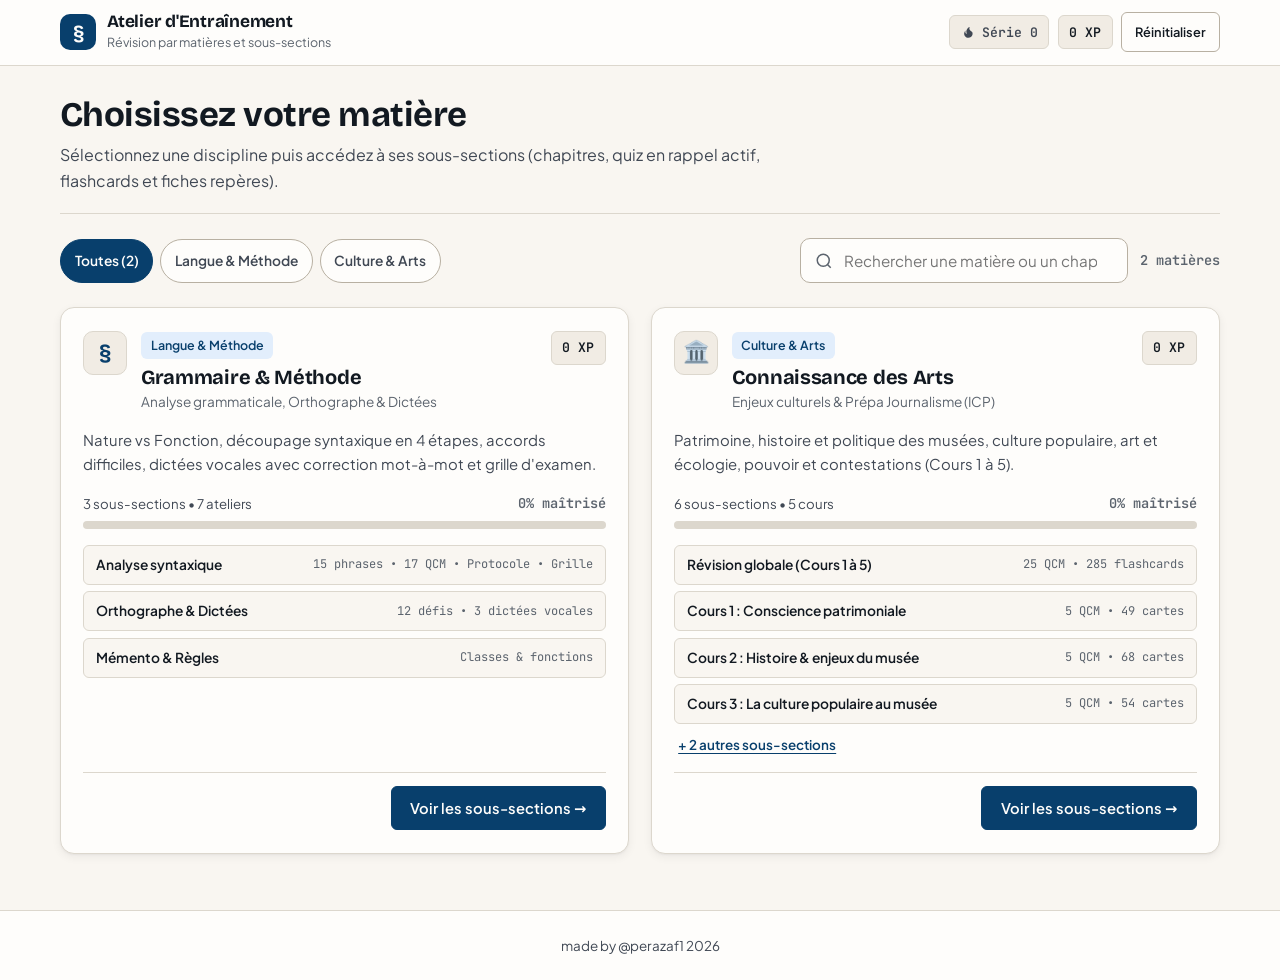
<file: index.html>
<!DOCTYPE html>
<html lang="fr">
<head>
  <meta charset="UTF-8">
  <meta name="viewport" content="width=device-width, initial-scale=1.0">
  <title>Atelier d'Entraînement : Matières &amp; Active Recall</title>
  <meta name="description" content="Plateforme interactive d'entraînement par matières et sous-sections : quiz active recall, flashcards, fiches repères, analyse grammaticale et dictées.">
  <link rel="icon" href="data:image/svg+xml,<svg xmlns=%22http://www.w3.org/2000/svg%22 viewBox=%220 0 100 100%22><text y=%22.9em%22 font-size=%2290%22>§</text></svg>">
  <link rel="preload" href="assets/fonts/bricolage-grotesque-600-latin.woff2" as="font" type="font/woff2" crossorigin>
  <link rel="preload" href="assets/fonts/plus-jakarta-sans-400-latin.woff2" as="font" type="font/woff2" crossorigin>
  <link rel="stylesheet" href="css/tokens.css">
  <link rel="stylesheet" href="css/base.css">
  <link rel="stylesheet" href="css/layout.css">
  <link rel="stylesheet" href="css/components.css">
</head>
<body>

  <header class="site-header">
    <div class="header-container">
      <a href="index.html" class="brand" aria-label="Accueil de la plateforme">
        <span class="brand-icon" aria-hidden="true">§</span>
        <span class="brand-text">
          <h1>Atelier d'Entraînement</h1>
          <p>Révision par matières et sous-sections</p>
        </span>
      </a>

      <div class="header-stats">
        <div id="stat-streak-chip" class="stat-chip streak" title="Série de bonnes réponses consécutives">
          <svg viewBox="0 0 24 24" aria-hidden="true"><path d="M17.66 11.2C17.43 10.9 17.15 10.64 16.89 10.38C16.22 9.78 15.46 9.35 14.82 8.72C13.33 7.26 13 4.85 13.95 3C13 3.23 12.17 3.75 11.46 4.32C8.87 6.4 7.85 10.07 9.07 13.22C9.11 13.32 9.15 13.42 9.15 13.55C9.15 13.77 9 13.97 8.8 14.05C8.57 14.15 8.33 14.09 8.14 13.93C8.08 13.88 8.04 13.83 8 13.76C6.87 12.33 6.69 10.28 7.45 8.64C5.78 10 4.87 12.3 5.03 14.47C5.21 16.78 6.64 18.89 8.77 19.85C11.08 20.9 13.91 20.62 15.93 19.14C18.14 17.5 19.09 14.61 18.31 11.96C18.15 11.66 17.93 11.41 17.66 11.2Z"/></svg>
          <span>Série <strong id="stat-streak">0</strong></span>
        </div>
        <div class="stat-chip" title="Score total accumulé">
          <span id="stat-score-total">0 XP</span>
        </div>
        <button type="button" id="reset-all-stats" class="btn-secondary btn-compact" title="Remettre les compteurs à zéro">
          Réinitialiser
        </button>
      </div>
    </div>
  </header>

  <main class="main-content">
    <section class="catalog-hero">
      <h2>Choisissez votre matière</h2>
      <p>
        Sélectionnez une discipline puis accédez à ses sous-sections (chapitres, quiz en rappel actif, flashcards et fiches repères).
      </p>
    </section>

    <section class="catalog-controls" aria-label="Filtrer les matières">
      <div id="catalog-filters" class="domain-pills"></div>
      <div class="catalog-search-row">
        <div class="search-bar-wrap">
          <svg class="search-icon" width="18" height="18" viewBox="0 0 24 24" fill="none" stroke="currentColor" stroke-width="2" aria-hidden="true">
            <circle cx="11" cy="11" r="8"></circle>
            <line x1="21" y1="21" x2="16.65" y2="16.65"></line>
          </svg>
          <input type="search" id="catalog-search" class="search-input" aria-label="Rechercher une matière ou une sous-section" placeholder="Rechercher une matière ou un chapitre...">
        </div>
        <span id="catalog-count" class="mono-counter"></span>
      </div>
    </section>

    <section id="subjects-grid" class="subjects-grid" aria-label="Liste des matières disponibles">
      <!-- Rendu dynamique par js/ui/catalog-page.js -->
    </section>
  </main>

  <footer class="site-footer">
    <div class="footer-container">
      <p>made by @perazaf1 2026</p>
    </div>
  </footer>

  <script src="js/core/catalog.js"></script>
  <script src="js/core/registry.js"></script>
  <script src="js/core/state.js"></script>
  <script src="js/ui/header.js"></script>
  <script src="js/ui/catalog-page.js"></script>
</body>
</html>
</file>
<file: css/tokens.css>
/* ==========================================================================
   Tokens de design & Polices locales (@font-face)
   Palette OKLCH sobre + signaux francs de gamification Active Recall
   ========================================================================== */

/* Polices auto-hébergées (.woff2 dans assets/fonts/) */
@font-face {
  font-family: "Bricolage Grotesque";
  font-style: normal;
  font-weight: 600 700;
  font-display: swap;
  src: url("../assets/fonts/bricolage-grotesque-600-latin-ext.woff2") format("woff2");
  unicode-range: U+0100-02BA, U+02BD-02C5, U+02C7-02CC, U+02CE-02D7, U+02DD-02FF, U+0304, U+0308, U+0329, U+1D00-1DBF, U+1E00-1E9F, U+1EF2-1EFF, U+2020, U+20A0-20AB, U+20AD-20C4, U+2113, U+2C60-2C7F, U+A720-A7FF;
}

@font-face {
  font-family: "Bricolage Grotesque";
  font-style: normal;
  font-weight: 600 700;
  font-display: swap;
  src: url("../assets/fonts/bricolage-grotesque-600-latin.woff2") format("woff2");
  unicode-range: U+0000-00FF, U+0131, U+0152-0153, U+02BB-02BC, U+02C6, U+02DA, U+02DC, U+0304, U+0308, U+0329, U+2000-206F, U+20AC, U+2122, U+2191, U+2193, U+2212, U+2215, U+FEFF, U+FFFD;
}

@font-face {
  font-family: "Plus Jakarta Sans";
  font-style: normal;
  font-weight: 400 700;
  font-display: swap;
  src: url("../assets/fonts/plus-jakarta-sans-400-latin-ext.woff2") format("woff2");
  unicode-range: U+0100-02BA, U+02BD-02C5, U+02C7-02CC, U+02CE-02D7, U+02DD-02FF, U+0304, U+0308, U+0329, U+1D00-1DBF, U+1E00-1E9F, U+1EF2-1EFF, U+2020, U+20A0-20AB, U+20AD-20C4, U+2113, U+2C60-2C7F, U+A720-A7FF;
}

@font-face {
  font-family: "Plus Jakarta Sans";
  font-style: normal;
  font-weight: 400 700;
  font-display: swap;
  src: url("../assets/fonts/plus-jakarta-sans-400-latin.woff2") format("woff2");
  unicode-range: U+0000-00FF, U+0131, U+0152-0153, U+02BB-02BC, U+02C6, U+02DA, U+02DC, U+0304, U+0308, U+0329, U+2000-206F, U+20AC, U+2122, U+2191, U+2193, U+2212, U+2215, U+FEFF, U+FFFD;
}

@font-face {
  font-family: "JetBrains Mono";
  font-style: normal;
  font-weight: 400 600;
  font-display: swap;
  src: url("../assets/fonts/jetbrains-mono-400-latin-ext.woff2") format("woff2");
  unicode-range: U+0100-02BA, U+02BD-02C5, U+02C7-02CC, U+02CE-02D7, U+02DD-02FF, U+0304, U+0308, U+0329, U+1D00-1DBF, U+1E00-1E9F, U+1EF2-1EFF, U+2020, U+20A0-20AB, U+20AD-20C4, U+2113, U+2C60-2C7F, U+A720-A7FF;
}

@font-face {
  font-family: "JetBrains Mono";
  font-style: normal;
  font-weight: 400 600;
  font-display: swap;
  src: url("../assets/fonts/jetbrains-mono-400-latin.woff2") format("woff2");
  unicode-range: U+0000-00FF, U+0131, U+0152-0153, U+02BB-02BC, U+02C6, U+02DA, U+02DC, U+0304, U+0308, U+0329, U+2000-206F, U+20AC, U+2122, U+2191, U+2193, U+2212, U+2215, U+FEFF, U+FFFD;
}

:root {
  /* Surfaces papier & encre (neutres chauds sobres) */
  --bg-page: oklch(97.5% 0.008 85);
  --bg-surface: oklch(99.5% 0.003 85);
  --bg-surface-soft: oklch(94.5% 0.012 82);
  --bg-surface-hover: oklch(96.2% 0.010 82);

  --ink-primary: oklch(21% 0.020 255);
  --ink-secondary: oklch(40% 0.022 255);
  --ink-muted: oklch(50% 0.018 255);
  --ink-inverted: oklch(99.5% 0.003 85);

  --border-light: oklch(88% 0.014 82);
  --border-strong: oklch(76% 0.022 82);

  /* Accent structurel principal (sobre) */
  --accent-primary: oklch(36% 0.095 250);
  --accent-primary-hover: oklch(30% 0.095 250);
  --accent-primary-soft: oklch(94.5% 0.022 250);

  /* Couleurs de gamification & Active Recall (contrastes AA/AAA vérifiés) */
  --game-success: oklch(38% 0.125 152);
  --game-success-solid: oklch(43% 0.130 152);
  --game-success-bg: oklch(94% 0.040 152);
  --game-success-border: oklch(76% 0.090 152);

  --game-error: oklch(42% 0.165 24);
  --game-error-solid: oklch(46% 0.170 24);
  --game-error-bg: oklch(94.5% 0.035 24);
  --game-error-border: oklch(78% 0.105 24);

  --game-streak: oklch(41% 0.125 58);
  --game-streak-solid: oklch(58% 0.155 68);
  --game-streak-bg: oklch(94.5% 0.050 78);
  --game-streak-border: oklch(80% 0.105 74);

  --game-recall: oklch(40% 0.135 258);
  --game-recall-solid: oklch(44% 0.140 258);
  --game-recall-hover: oklch(38% 0.140 258);
  --game-recall-bg: oklch(94% 0.035 258);
  --game-recall-border: oklch(78% 0.090 258);

  --game-medium: oklch(41% 0.125 305);
  --game-medium-bg: oklch(94.5% 0.030 305);
  --game-medium-border: oklch(79% 0.085 305);

  /* Alias sémantiques de compatibilité (utilisés par les ateliers Grammaire) */
  --accent-navy: var(--accent-primary);
  --accent-navy-soft: var(--accent-primary-soft);
  --accent-burgundy: oklch(42% 0.135 12);
  --accent-burgundy-soft: oklch(94.5% 0.030 12);
  --state-success: var(--game-success);
  --state-success-bg: var(--game-success-bg);
  --state-error: var(--game-error);
  --state-error-bg: var(--game-error-bg);
  --state-warn: var(--game-streak);
  --state-warn-bg: var(--game-streak-bg);

  /* Familles typographiques */
  --font-display: "Bricolage Grotesque", system-ui, -apple-system, sans-serif;
  --font-sans: "Plus Jakarta Sans", system-ui, -apple-system, sans-serif;
  --font-mono: "JetBrains Mono", ui-monospace, SFMono-Regular, Menlo, Consolas, monospace;
  --font-serif: "Bricolage Grotesque", Georgia, serif;

  /* Géométrie & élévation */
  --radius-sm: 6px;
  --radius-md: 10px;
  --radius-lg: 14px;
  --shadow-subtle: 0 1px 2px oklch(21% 0.020 255 / 0.05);
  --shadow-card: 0 3px 10px oklch(21% 0.020 255 / 0.06), 0 1px 2px oklch(21% 0.020 255 / 0.04);
  --max-width: 1200px;
}
</file>
<file: css/base.css>
/* ==========================================================================
   Base, typographie, boutons génériques et règles d'impression
   ========================================================================== */

*, *::before, *::after {
  box-sizing: border-box;
  margin: 0;
  padding: 0;
}

[hidden] {
  display: none !important;
}

html {
  font-size: 16px;
  scroll-behavior: smooth;
  background-color: var(--bg-page);
  color: var(--ink-primary);
}

body {
  font-family: var(--font-sans);
  background-color: var(--bg-page);
  color: var(--ink-primary);
  line-height: 1.6;
  min-height: 100vh;
  display: flex;
  flex-direction: column;
  -webkit-font-smoothing: antialiased;
}

h1, h2, h3, h4 {
  font-family: var(--font-display);
  font-weight: 700;
  color: var(--ink-primary);
  line-height: 1.2;
  letter-spacing: -0.015em;
}

h1 { font-size: clamp(1.7rem, 3.5vw, 2.35rem); }
h2 { font-size: clamp(1.3rem, 2.6vw, 1.75rem); margin-bottom: 0.5rem; }
h3 { font-size: 1.18rem; margin-bottom: 0.4rem; }

p {
  color: var(--ink-secondary);
}

a {
  color: var(--accent-primary);
  text-decoration-thickness: 1px;
  text-underline-offset: 3px;
}

a:hover {
  color: var(--accent-primary-hover);
}

code {
  font-family: var(--font-mono);
  font-size: 0.85em;
  background-color: var(--bg-surface-soft);
  border: 1px solid var(--border-light);
  border-radius: 4px;
  padding: 0.05rem 0.35rem;
}

button {
  font-family: inherit;
  font-size: 0.94rem;
  cursor: pointer;
  border: none;
  background: none;
  color: inherit;
  transition: background-color 0.14s ease, border-color 0.14s ease, color 0.14s ease, transform 0.1s ease;
}

button:focus-visible,
a:focus-visible,
input:focus-visible,
select:focus-visible,
textarea:focus-visible {
  outline: 2px solid var(--accent-primary);
  outline-offset: 2px;
}

/* Boutons standards & gamifiés */
.btn-primary,
.btn-secondary,
.btn-game-primary {
  display: inline-flex;
  align-items: center;
  justify-content: center;
  gap: 0.45rem;
  min-height: 44px;
  padding: 0.68rem 1.15rem;
  font-weight: 600;
  font-size: 0.92rem;
  border-radius: var(--radius-sm);
  text-decoration: none;
  line-height: 1.2;
}

.btn-primary {
  background-color: var(--accent-primary);
  color: var(--ink-inverted);
  border: 1px solid var(--accent-primary);
}

.btn-primary:hover:not(:disabled) {
  background-color: var(--accent-primary-hover);
  color: var(--ink-inverted);
}

.btn-game-primary {
  background-color: var(--game-recall-solid);
  color: var(--ink-inverted);
  border: 1px solid var(--game-recall-solid);
}

.btn-game-primary:hover:not(:disabled) {
  background-color: var(--game-recall-hover);
  color: var(--ink-inverted);
}

.btn-secondary {
  background-color: var(--bg-surface);
  border: 1px solid var(--border-strong);
  color: var(--ink-primary);
}

.btn-secondary:hover:not(:disabled) {
  background-color: var(--bg-surface-soft);
  border-color: var(--accent-primary);
}

.btn-secondary.active,
.btn-toggle.active {
  background-color: var(--accent-primary-soft);
  border-color: var(--accent-primary);
  color: var(--accent-primary);
}

.btn-primary:disabled,
.btn-secondary:disabled,
.btn-game-primary:disabled {
  opacity: 0.45;
  cursor: not-allowed;
}

.btn-compact {
  min-height: 40px;
  padding: 0.45rem 0.8rem;
  font-size: 0.8rem;
}

@media (max-width: 640px) {
  .btn-compact {
    min-height: 44px;
  }
}

.badge-tag {
  display: inline-flex;
  align-items: center;
  font-size: 0.78rem;
  font-weight: 600;
  padding: 0.22rem 0.6rem;
  border-radius: var(--radius-sm);
  background-color: var(--accent-primary-soft);
  color: var(--accent-primary);
}

.mono-counter {
  font-family: var(--font-mono);
  font-variant-numeric: tabular-nums;
  font-size: 0.85rem;
  font-weight: 600;
  color: var(--ink-muted);
}

.progress-indicator {
  font-family: var(--font-mono);
  font-variant-numeric: tabular-nums;
  font-size: 0.85rem;
  font-weight: 600;
  color: var(--ink-muted);
}

@media (prefers-reduced-motion: reduce) {
  *, *::before, *::after {
    animation-duration: 0.01ms !important;
    animation-iteration-count: 1 !important;
    transition-duration: 0.01ms !important;
    scroll-behavior: auto !important;
  }
}

@media print {
  .site-header,
  .subsections-rail-wrap,
  .nav-tabs-wrapper,
  .subject-banner,
  .filter-toolbar,
  .action-toolbar,
  .site-footer,
  .stepper-nav,
  .grid-builder-tools,
  .kbd-hint {
    display: none !important;
  }
  body,
  .main-content,
  .workspace-shell {
    background: #fff !important;
    padding: 0 !important;
    margin: 0 !important;
    display: block !important;
  }
  .exam-table-container,
  .exam-table {
    box-shadow: none !important;
    border-color: #000 !important;
  }
  .exam-table th {
    background-color: #eee !important;
    color: #000 !important;
  }
}
</file>
<file: css/layout.css>
/* ==========================================================================
   Layout : En-tête, Menu des matières (index), Espace matière & Sous-sections
   ========================================================================== */

/* En-tête global */
.site-header {
  background-color: var(--bg-surface);
  border-bottom: 1px solid var(--border-light);
  position: sticky;
  top: 0;
  z-index: 100;
}

.header-container {
  max-width: var(--max-width);
  margin: 0 auto;
  padding: 0.75rem 1.25rem;
  display: flex;
  align-items: center;
  justify-content: space-between;
  flex-wrap: wrap;
  gap: 0.85rem;
}

.brand {
  display: inline-flex;
  align-items: center;
  gap: 0.7rem;
  text-decoration: none;
  color: var(--ink-primary);
}

.brand-icon {
  width: 36px;
  height: 36px;
  background-color: var(--accent-primary);
  color: var(--ink-inverted);
  border-radius: var(--radius-md);
  display: inline-flex;
  align-items: center;
  justify-content: center;
  font-family: var(--font-display);
  font-weight: 700;
  font-size: 1.25rem;
  flex-shrink: 0;
}

.brand-text h1 {
  font-size: 1.08rem;
  margin: 0;
  color: var(--ink-primary);
}

.brand-text p {
  font-size: 0.78rem;
  color: var(--ink-muted);
  margin: 0;
}

.header-stats {
  display: flex;
  align-items: center;
  flex-wrap: wrap;
  gap: 0.55rem;
}

.stat-chip {
  display: inline-flex;
  align-items: center;
  gap: 0.38rem;
  background-color: var(--bg-surface-soft);
  border: 1px solid var(--border-light);
  padding: 0.34rem 0.65rem;
  border-radius: var(--radius-sm);
  color: var(--ink-primary);
  font-family: var(--font-mono);
  font-variant-numeric: tabular-nums;
  font-size: 0.82rem;
  font-weight: 600;
}

.stat-chip.streak {
  background-color: var(--bg-surface-soft);
  color: var(--ink-secondary);
}

.stat-chip.streak.is-hot {
  background-color: var(--game-streak-bg);
  color: var(--game-streak);
  border-color: var(--game-streak-border);
}

.stat-chip svg {
  width: 15px;
  height: 15px;
  fill: currentColor;
}

/* Zone principale */
.main-content {
  flex: 1;
  max-width: var(--max-width);
  width: 100%;
  margin: 0 auto;
  padding: 1.75rem 1.25rem 3.5rem;
}

/* Accueil : Menu de sélection des matières */
.catalog-hero {
  margin-bottom: 1.5rem;
  padding-bottom: 1.25rem;
  border-bottom: 1px solid var(--border-light);
}

.catalog-hero h2 {
  font-size: clamp(1.55rem, 3.2vw, 2.15rem);
  margin-bottom: 0.45rem;
}

.catalog-hero p {
  max-width: 720px;
  font-size: 1rem;
}

.catalog-controls {
  display: flex;
  flex-direction: column;
  gap: 0.9rem;
  margin-bottom: 1.5rem;
}

@media (min-width: 768px) {
  .catalog-controls {
    flex-direction: row;
    align-items: center;
    justify-content: space-between;
  }
}

.domain-pills {
  display: flex;
  align-items: center;
  flex-wrap: wrap;
  gap: 0.45rem;
}

.domain-pill {
  min-height: 44px;
  display: inline-flex;
  align-items: center;
  padding: 0.42rem 0.85rem;
  border-radius: 999px;
  border: 1px solid var(--border-strong);
  background-color: var(--bg-surface);
  color: var(--ink-secondary);
  font-size: 0.86rem;
  font-weight: 600;
}

.domain-pill:hover {
  border-color: var(--accent-primary);
  color: var(--accent-primary);
}

.domain-pill.active {
  background-color: var(--accent-primary);
  border-color: var(--accent-primary);
  color: var(--ink-inverted);
}

.catalog-search-row {
  display: flex;
  align-items: center;
  flex-wrap: wrap;
  gap: 0.75rem;
  width: 100%;
}

@media (min-width: 768px) {
  .catalog-search-row {
    flex: 1;
    max-width: 420px;
  }
}

.catalog-search-row .search-bar-wrap {
  margin-bottom: 0;
  flex: 1;
  min-width: 0;
}

.subjects-grid {
  display: grid;
  grid-template-columns: minmax(0, 1fr);
  gap: 1.35rem;
}

@media (min-width: 768px) {
  .subjects-grid {
    grid-template-columns: repeat(2, minmax(0, 1fr));
  }
}

.subject-card {
  min-width: 0;
  background-color: var(--bg-surface);
  border: 1px solid var(--border-light);
  border-radius: var(--radius-lg);
  padding: 1.4rem;
  box-shadow: var(--shadow-card);
  display: flex;
  flex-direction: column;
  gap: 1rem;
}

.subject-card-top {
  display: flex;
  justify-content: space-between;
  align-items: flex-start;
  gap: 0.75rem;
}

.subject-card-title-row {
  display: flex;
  align-items: flex-start;
  gap: 0.85rem;
}

.subject-icon-box {
  width: 44px;
  height: 44px;
  border-radius: var(--radius-md);
  background-color: var(--bg-surface-soft);
  border: 1px solid var(--border-light);
  display: flex;
  align-items: center;
  justify-content: center;
  font-size: 1.35rem;
  font-family: var(--font-display);
  font-weight: 700;
  color: var(--accent-primary);
  flex-shrink: 0;
}

.subject-card-title-row h3 {
  margin: 0.35rem 0 0.15rem;
  font-size: 1.25rem;
}

.subject-subtitle {
  font-size: 0.85rem;
  color: var(--ink-muted);
}

.subject-description {
  font-size: 0.93rem;
}

.subject-progress-wrap {
  display: flex;
  flex-direction: column;
  gap: 0.4rem;
}

.subject-progress-head {
  display: flex;
  justify-content: space-between;
  align-items: center;
  font-size: 0.83rem;
  color: var(--ink-secondary);
}

.subsection-preview-list {
  display: flex;
  flex-direction: column;
  gap: 0.4rem;
}

.subsection-preview-link {
  display: flex;
  justify-content: space-between;
  align-items: center;
  flex-wrap: wrap;
  gap: 0.35rem 0.75rem;
  padding: 0.5rem 0.75rem;
  border-radius: var(--radius-sm);
  border: 1px solid var(--border-light);
  background-color: var(--bg-page);
  text-decoration: none;
  color: var(--ink-primary);
  font-size: 0.86rem;
  min-width: 0;
}

.subsection-preview-link:hover {
  border-color: var(--accent-primary);
  background-color: var(--accent-primary-soft);
  color: var(--accent-primary);
}

.sub-prev-title {
  font-weight: 600;
  min-width: 0;
}

.sub-prev-meta {
  font-family: var(--font-mono);
  font-size: 0.75rem;
  color: var(--ink-muted);
}

.subsection-more-link {
  font-size: 0.84rem;
  font-weight: 600;
  padding: 0.25rem 0.25rem 0;
}

.subject-card-footer {
  margin-top: auto;
  padding-top: 0.85rem;
  border-top: 1px solid var(--border-light);
  display: flex;
  justify-content: flex-end;
}

.subject-open-cta {
  width: 100%;
}

@media (min-width: 540px) {
  .subject-open-cta {
    width: auto;
  }
}

/* Page Matière : Bannière + Fil d'Ariane + Rail des sous-sections */
.subject-banner {
  background-color: var(--bg-surface-soft);
  border-bottom: 1px solid var(--border-light);
}

.subject-banner-inner {
  max-width: var(--max-width);
  margin: 0 auto;
  padding: 0.9rem 1.25rem;
  display: flex;
  flex-direction: column;
  gap: 0.65rem;
}

.breadcrumb-nav {
  display: flex;
  align-items: center;
  flex-wrap: wrap;
  gap: 0.45rem;
  font-size: 0.85rem;
  color: var(--ink-muted);
}

.breadcrumb-link {
  display: inline-flex;
  align-items: center;
  min-height: 36px;
  color: var(--accent-primary);
  font-weight: 600;
  text-decoration: none;
  padding: 0.25rem 0.45rem;
  border-radius: 4px;
}

.breadcrumb-link:hover {
  background-color: var(--accent-primary-soft);
}

.breadcrumb-sep {
  color: var(--ink-muted);
}

.subject-banner-main {
  display: flex;
  align-items: center;
  justify-content: space-between;
  flex-wrap: wrap;
  gap: 1rem;
}

.subject-banner-title-wrap {
  display: flex;
  align-items: center;
  gap: 0.85rem;
}

.subject-banner-icon {
  width: 42px;
  height: 42px;
  border-radius: var(--radius-md);
  background-color: var(--bg-surface);
  border: 1px solid var(--border-light);
  display: inline-flex;
  align-items: center;
  justify-content: center;
  font-size: 1.3rem;
  font-family: var(--font-display);
  font-weight: 700;
  color: var(--accent-primary);
  flex-shrink: 0;
}

.subject-banner-title-row {
  display: flex;
  align-items: center;
  gap: 0.5rem;
  flex-wrap: wrap;
}

.subject-banner-title-row h2 {
  font-size: 1.25rem;
  margin: 0;
}

.subject-banner-title-wrap p {
  font-size: 0.86rem;
  margin: 0;
}

/* Grille 2 colonnes sur desktop : rail sous-sections à gauche, contenu à droite */
.workspace-shell {
  flex: 1;
  max-width: var(--max-width);
  width: 100%;
  margin: 0 auto;
  padding: 1.5rem 1.25rem 3.5rem;
  display: grid;
  grid-template-columns: minmax(0, 1fr);
  gap: 1.5rem;
  align-items: start;
}

@media (min-width: 960px) {
  .workspace-shell {
    grid-template-columns: 270px minmax(0, 1fr);
    gap: 1.75rem;
  }
}

.workspace-main {
  min-width: 0;
}

.subsections-rail-wrap {
  min-width: 0;
  background-color: var(--bg-surface);
  border: 1px solid var(--border-light);
  border-radius: var(--radius-md);
  padding: 0.85rem;
}

@media (min-width: 960px) {
  .subsections-rail-wrap {
    position: sticky;
    top: 4.75rem;
  }
}

.rail-heading {
  font-size: 0.85rem;
  font-weight: 700;
  color: var(--ink-muted);
  padding: 0.25rem 0.5rem 0.6rem;
}

.subsections-rail {
  display: flex;
  gap: 0.45rem;
  overflow-x: auto;
  padding-bottom: 0.25rem;
  scroll-snap-type: x mandatory;
  -webkit-overflow-scrolling: touch;
}

@media (min-width: 960px) {
  .subsections-rail {
    flex-direction: column;
    overflow-x: visible;
    padding-bottom: 0;
    scroll-snap-type: none;
  }
}

.rail-item {
  text-align: left;
  padding: 0.6rem 0.75rem;
  border-radius: var(--radius-sm);
  border: 1px solid transparent;
  background-color: transparent;
  display: flex;
  flex-direction: column;
  gap: 0.35rem;
  min-width: 150px;
  min-height: 44px;
  scroll-snap-align: start;
  flex-shrink: 0;
}

@media (min-width: 960px) {
  .rail-item {
    min-width: 0;
    width: 100%;
    scroll-snap-align: none;
  }
}

.rail-item:hover {
  background-color: var(--bg-surface-soft);
}

.rail-item.active {
  background-color: var(--accent-primary-soft);
  border-color: var(--accent-primary);
  color: var(--accent-primary);
}

.rail-item-row {
  display: flex;
  align-items: center;
  justify-content: space-between;
  gap: 0.5rem;
}

.rail-item-title {
  font-size: 0.88rem;
  font-weight: 600;
  line-height: 1.3;
}

.rail-item-meta,
.rail-item-pct {
  font-family: var(--font-mono);
  font-size: 0.74rem;
  color: var(--ink-muted);
  white-space: nowrap;
}

.rail-item-pct.is-done {
  color: var(--game-success);
  font-weight: 700;
}

.rail-mini-bar {
  height: 4px;
  width: 100%;
  background-color: var(--border-light);
  border-radius: 999px;
  overflow: hidden;
}

.rail-mini-fill {
  height: 100%;
  background-color: var(--game-success-solid);
}

/* Hub des sous-sections */
.hub-header {
  margin-bottom: 1.25rem;
}

.hub-header h3 {
  font-size: 1.4rem;
  margin-bottom: 0.25rem;
}

.subsections-hub-grid {
  display: grid;
  grid-template-columns: repeat(auto-fit, minmax(280px, 1fr));
  gap: 1.1rem;
}

@media (max-width: 340px) {
  .subsections-hub-grid {
    grid-template-columns: minmax(0, 1fr);
  }
}

.subsection-card {
  min-width: 0;
  background-color: var(--bg-surface);
  border: 1px solid var(--border-light);
  border-radius: var(--radius-md);
  padding: 1.25rem;
  box-shadow: var(--shadow-subtle);
  display: flex;
  flex-direction: column;
  gap: 0.85rem;
}

.subsection-card-top {
  display: flex;
  justify-content: space-between;
  align-items: flex-start;
  gap: 0.75rem;
}

.subsection-card-top h3 {
  margin-top: 0.4rem;
  font-size: 1.1rem;
}

.subsection-card-desc {
  font-size: 0.88rem;
  line-height: 1.5;
}

.subsection-card-foot {
  margin-top: auto;
  padding-top: 0.75rem;
  border-top: 1px solid var(--border-light);
  display: flex;
  justify-content: flex-end;
}

/* Vue Sous-section active : En-tête + Onglets des modules */
.active-subsection-bar {
  display: flex;
  align-items: center;
  justify-content: space-between;
  flex-wrap: wrap;
  gap: 0.75rem;
  margin-bottom: 0.9rem;
}

.active-subsection-bar-left {
  display: flex;
  align-items: center;
  gap: 0.75rem;
  flex-wrap: wrap;
}

.active-subsection-bar h2 {
  font-size: 1.35rem;
  margin: 0;
}

.nav-tabs-wrapper {
  background-color: var(--bg-surface);
  border: 1px solid var(--border-light);
  border-radius: var(--radius-md);
  margin-bottom: 1.35rem;
}

.nav-tabs {
  display: flex;
  flex-wrap: wrap;
  gap: 0.25rem;
  list-style: none;
  padding: 0.25rem;
  min-width: 0;
}

.nav-tab-btn {
  min-height: 44px;
  padding: 0.52rem 0.8rem;
  border-radius: var(--radius-sm);
  font-weight: 600;
  font-size: 0.85rem;
  color: var(--ink-secondary);
  display: inline-flex;
  align-items: center;
  gap: 0.45rem;
  white-space: nowrap;
}

.nav-tab-btn:hover {
  color: var(--accent-primary);
  background-color: var(--bg-surface-soft);
}

.nav-tab-btn.active {
  background-color: var(--accent-primary);
  color: var(--ink-inverted);
}

.nav-badge {
  font-family: var(--font-mono);
  font-size: 0.72rem;
  padding: 0.1rem 0.42rem;
  border-radius: 999px;
  background-color: var(--bg-surface-soft);
  color: var(--ink-secondary);
}

.nav-tab-btn.active .nav-badge {
  background-color: oklch(99.5% 0.003 85 / 0.22);
  color: var(--ink-inverted);
}

.module-intro-head {
  margin-bottom: 1.15rem;
}

.module-intro-head h2 {
  margin-top: 0.35rem;
  font-size: 1.35rem;
}

/* Pied de page */
.site-footer {
  background-color: var(--bg-surface);
  border-top: 1px solid var(--border-light);
  padding: 1.5rem 1.25rem;
  margin-top: auto;
}

.footer-container {
  max-width: var(--max-width);
  margin: 0 auto;
  display: flex;
  justify-content: center;
  align-items: center;
  font-size: 0.84rem;
  color: var(--ink-muted);
}

/* Compactage vertical mobile */
@media (max-width: 640px) {
  .header-container {
    padding: 0.55rem 0.9rem;
    gap: 0.5rem;
  }

  .brand-text p {
    font-size: 0.72rem;
    line-height: 1.25;
  }

  .main-content {
    padding: 1.15rem 0.9rem 2.25rem;
  }

  .subject-banner-inner {
    padding: 0.6rem 0.9rem;
    gap: 0.45rem;
  }

  .subject-banner-main {
    gap: 0.6rem;
  }

  .subject-banner-icon {
    width: 36px;
    height: 36px;
    font-size: 1.1rem;
  }

  .workspace-shell {
    padding: 1rem 0.9rem 2.25rem;
    gap: 1rem;
  }

  .subsections-rail-wrap {
    padding: 0.65rem;
  }

  .rail-heading {
    padding: 0.15rem 0.35rem 0.4rem;
  }
}

@media (max-width: 420px) {
  .brand-text p {
    display: none;
  }
}
</file>
<file: css/components.css>
/* ==========================================================================
   Composants réutilisables : Cartes, Filtres, Recherche, Tableaux Repères
   ========================================================================== */

.exercise-card {
  background-color: var(--bg-surface);
  border: 1px solid var(--border-light);
  border-radius: var(--radius-md);
  padding: 1.4rem;
  box-shadow: var(--shadow-card);
  margin-bottom: 1.35rem;
}

.empty-state-card {
  text-align: center;
  padding: 2.75rem 1.25rem;
  display: flex;
  flex-direction: column;
  align-items: center;
  gap: 0.85rem;
}

.card-header-row {
  display: flex;
  justify-content: space-between;
  align-items: center;
  margin-bottom: 1rem;
  flex-wrap: wrap;
  gap: 0.65rem;
}

.subject-modules-list {
  display: flex;
  flex-wrap: wrap;
  gap: 0.45rem;
}

.subject-module-chip {
  display: inline-flex;
  align-items: center;
  gap: 0.4rem;
  min-height: 40px;
  padding: 0.45rem 0.72rem;
  border-radius: var(--radius-sm);
  border: 1px solid var(--border-light);
  background-color: var(--bg-page);
  color: var(--ink-primary);
  font-size: 0.82rem;
  font-weight: 600;
}

.subject-module-chip:hover {
  border-color: var(--accent-primary);
  background-color: var(--accent-primary-soft);
  color: var(--accent-primary);
}

/* Barres de filtres & recherche */
.filter-toolbar {
  display: flex;
  align-items: center;
  gap: 0.75rem;
  margin-bottom: 1.1rem;
  padding: 0.85rem 1.1rem;
  background-color: var(--bg-surface);
  border: 1px solid var(--border-light);
  border-radius: var(--radius-md);
  flex-wrap: wrap;
}

.filter-toolbar-label {
  font-weight: 600;
  font-size: 0.9rem;
  color: var(--ink-primary);
  white-space: nowrap;
}

.filter-toolbar-spacer {
  flex: 1;
}

.filter-select-wrap {
  flex: 1 1 100%;
  min-width: 0;
  width: 100%;
}

@media (min-width: 540px) {
  .filter-select-wrap {
    flex: 1;
    min-width: 200px;
    width: auto;
  }
}

.filter-select {
  width: 100%;
  min-height: 44px;
  padding: 0.55rem 0.8rem;
  font-family: var(--font-sans);
  font-size: 0.9rem;
  color: var(--ink-primary);
  background-color: var(--bg-page);
  border: 1px solid var(--border-strong);
  border-radius: var(--radius-sm);
  cursor: pointer;
}

.filter-select-compact {
  width: 100%;
  min-width: 0;
}

@media (min-width: 540px) {
  .filter-select-compact {
    width: auto;
    min-width: 150px;
  }
}

.toolbar-actions-group {
  display: flex;
  align-items: center;
  gap: 0.5rem;
  flex-wrap: wrap;
}

.search-bar-wrap {
  margin-bottom: 1.25rem;
  position: relative;
}

.search-input {
  width: 100%;
  padding: 0.75rem 1rem 0.75rem 2.7rem;
  border: 1px solid var(--border-strong);
  border-radius: var(--radius-md);
  background-color: var(--bg-surface);
  font-family: var(--font-sans);
  font-size: 0.95rem;
  color: var(--ink-primary);
}

.search-icon {
  position: absolute;
  left: 0.95rem;
  top: 50%;
  transform: translateY(-50%);
  color: var(--ink-muted);
  pointer-events: none;
}

/* Toolbars d'action en bas de carte */
.action-toolbar {
  display: flex;
  align-items: center;
  justify-content: space-between;
  gap: 0.85rem;
  margin-top: 1.35rem;
  flex-wrap: wrap;
}

.toolbar-right-group {
  display: flex;
  align-items: center;
  flex-wrap: wrap;
  gap: 0.5rem;
}

/* Tableaux (Repères & Grille d'examen) */
.exam-table-container {
  overflow-x: auto;
  -webkit-overflow-scrolling: touch;
  margin: 1rem 0 1.25rem;
  background-color: var(--bg-surface);
  border: 1px solid var(--border-strong);
  border-radius: var(--radius-md);
}

.exam-table {
  width: 100%;
  border-collapse: collapse;
  text-align: left;
  font-size: 0.9rem;
}

.exam-table:not(.repere-table) {
  min-width: 620px;
}

.repere-table {
  min-width: 0;
}

.repere-table th,
.repere-table td {
  word-break: break-word;
}

.repere-table td:first-child {
  min-width: 120px;
}

.exam-table th,
.exam-table td {
  padding: 0.8rem 0.95rem;
  border: 1px solid var(--border-light);
  vertical-align: top;
}

.exam-table th {
  background-color: var(--accent-primary);
  color: var(--ink-inverted);
  font-family: var(--font-display);
  font-weight: 600;
}

.exam-table tr:nth-child(even) td {
  background-color: var(--bg-page);
}

.exam-table .col-group { width: 25%; font-weight: 600; }
.exam-table .col-func { width: 25%; color: var(--accent-burgundy); font-weight: 600; }
.exam-table .col-nature { width: 25%; }
.exam-table .col-detail { width: 25%; color: var(--ink-secondary); }

/* Fiches & Repères */
.repere-course-title {
  font-size: 1.28rem;
  margin-bottom: 0.9rem;
}

.fil-conducteur-box {
  background-color: var(--accent-primary-soft);
  border-left: 4px solid var(--accent-primary);
  padding: 0.95rem 1.15rem;
  border-radius: var(--radius-sm);
  margin-bottom: 1.35rem;
  font-size: 0.94rem;
  color: var(--ink-primary);
}

.repere-table-block {
  margin-top: 1.2rem;
}

.repere-table-block h4 {
  color: var(--accent-primary);
  margin-bottom: 0.45rem;
  font-size: 1rem;
}

.repere-count {
  font-family: var(--font-mono);
  font-size: 0.85em;
  color: var(--ink-muted);
}

/* Jauge horizontale générique */
.fc-progress-bar {
  width: 100%;
  height: 8px;
  background-color: var(--border-light);
  border-radius: 999px;
  overflow: hidden;
}

.fc-progress-fill {
  height: 100%;
  background-color: var(--game-success-solid);
  transition: width 0.2s ease;
}
</file>
<file: css/active-recall.css>
/* ==========================================================================
   Active Recall & Gamification (Quiz, Barre segmentée, Combos, Flashcards)
   ========================================================================== */

.quiz-header-badges,
.quiz-gamify-hud {
  display: flex;
  align-items: center;
  gap: 0.5rem;
  flex-wrap: wrap;
}

.ar-xp-pill,
.ar-combo-pill,
.ar-mode-pill {
  display: inline-flex;
  align-items: center;
  padding: 0.24rem 0.62rem;
  border-radius: 999px;
  font-family: var(--font-mono);
  font-variant-numeric: tabular-nums;
  font-size: 0.78rem;
  font-weight: 600;
}

.ar-xp-pill {
  background-color: var(--game-recall-bg);
  color: var(--game-recall);
  border: 1px solid var(--game-recall-border);
}

.ar-combo-pill {
  background-color: var(--game-streak-bg);
  color: var(--game-streak);
  border: 1px solid var(--game-streak-border);
}

.ar-mode-pill {
  background-color: var(--game-medium-bg);
  color: var(--game-medium);
  border: 1px solid var(--game-medium-border);
}

/* Barre segmentée de session */
.session-track {
  display: flex;
  gap: 0.3rem;
  margin-bottom: 1.25rem;
}

.track-pip {
  flex: 1;
  height: 7px;
  border-radius: 999px;
  background-color: var(--border-light);
}

.track-pip.current {
  background-color: var(--game-recall-solid);
}

.track-pip.ok {
  background-color: var(--game-success-solid);
}

.track-pip.ko {
  background-color: var(--game-error-solid);
}

.quiz-question-title {
  font-size: 1.22rem;
  line-height: 1.38;
  margin-bottom: 1.2rem;
  color: var(--ink-primary);
}

/* Mode Rappel Actif (sans choix affichés) */
.recall-prompt-box {
  background-color: var(--game-recall-bg);
  border: 1px solid var(--game-recall-border);
  border-radius: var(--radius-md);
  padding: 1.1rem;
  margin-bottom: 1rem;
}

.recall-prompt-label {
  display: block;
  font-size: 0.88rem;
  font-weight: 600;
  color: var(--game-recall);
  margin-bottom: 0.55rem;
}

.recall-textarea {
  width: 100%;
  padding: 0.7rem 0.85rem;
  border: 1px solid var(--game-recall-border);
  border-radius: var(--radius-sm);
  background-color: var(--bg-surface);
  font-family: var(--font-sans);
  font-size: 0.94rem;
  color: var(--ink-primary);
  resize: vertical;
}

.recall-actions-row {
  margin-top: 0.85rem;
  display: flex;
  justify-content: flex-end;
}

/* Options QCM gamifiées */
.options-stack {
  display: flex;
  flex-direction: column;
  gap: 0.55rem;
}

.option-btn {
  width: 100%;
  min-height: 46px;
  text-align: left;
  padding: 0.75rem 0.95rem;
  border: 1px solid var(--border-strong);
  border-radius: var(--radius-sm);
  background-color: var(--bg-surface);
  color: var(--ink-primary);
  font-size: 0.95rem;
  display: flex;
  align-items: center;
  justify-content: space-between;
  gap: 0.75rem;
}

.option-btn.option-gamified {
  justify-content: flex-start;
}

.option-key {
  width: 26px;
  height: 26px;
  border-radius: var(--radius-sm);
  border: 1px solid var(--border-strong);
  background-color: var(--bg-page);
  color: var(--ink-secondary);
  font-family: var(--font-mono);
  font-size: 0.8rem;
  font-weight: 600;
  display: inline-flex;
  align-items: center;
  justify-content: center;
  flex-shrink: 0;
}

.option-label {
  flex: 1;
}

.option-btn:hover:not(:disabled) {
  border-color: var(--game-recall-solid);
  background-color: var(--game-recall-bg);
}

.option-btn.selected {
  border-color: var(--game-recall-solid);
  background-color: var(--game-recall-bg);
  color: var(--game-recall);
  font-weight: 600;
}

.option-btn.selected .option-key {
  background-color: var(--game-recall-solid);
  border-color: var(--game-recall-solid);
  color: var(--ink-inverted);
}

.option-btn.correct {
  border-color: var(--game-success-solid);
  background-color: var(--game-success-bg);
  color: var(--game-success);
  font-weight: 700;
}

.option-btn.correct .option-key {
  background-color: var(--game-success-solid);
  border-color: var(--game-success-solid);
  color: var(--ink-inverted);
}

.option-btn.wrong {
  border-color: var(--game-error-solid);
  background-color: var(--game-error-bg);
  color: var(--game-error);
  text-decoration: line-through;
}

.option-btn.wrong .option-key {
  background-color: var(--game-error-solid);
  border-color: var(--game-error-solid);
  color: var(--ink-inverted);
}

/* Boîtes de feedback */
.feedback-box {
  border-radius: var(--radius-md);
  padding: 1.15rem 1.25rem;
  margin-top: 1.25rem;
}

.feedback-box.success {
  background-color: var(--game-success-bg);
  border: 1px solid var(--game-success-border);
  color: var(--game-success);
}

.feedback-box.error {
  background-color: var(--game-error-bg);
  border: 1px solid var(--game-error-border);
  color: var(--game-error);
}

.feedback-head-row {
  display: flex;
  align-items: center;
  justify-content: space-between;
  gap: 0.75rem;
  margin-bottom: 0.35rem;
}

.feedback-box h4 {
  color: inherit;
  font-size: 1.05rem;
}

.feedback-xp-tag {
  font-family: var(--font-mono);
  font-size: 0.8rem;
  font-weight: 700;
  padding: 0.15rem 0.5rem;
  border-radius: 999px;
  background-color: var(--game-success-solid);
  color: var(--ink-inverted);
}

.feedback-content {
  color: var(--ink-primary);
  font-size: 0.94rem;
  line-height: 1.6;
}

.feedback-details {
  margin-top: 0.75rem;
  padding-top: 0.75rem;
  border-top: 1px dashed var(--border-strong);
  font-size: 0.9rem;
}

.propositions-breakdown {
  margin-top: 0.75rem;
  background-color: var(--bg-surface);
  border: 1px solid var(--border-light);
  padding: 0.75rem 0.95rem;
  border-radius: var(--radius-sm);
  font-family: var(--font-mono);
  font-size: 0.84rem;
  color: var(--accent-primary);
}

/* Bilan de fin de série */
.quiz-summary-card {
  display: flex;
  flex-direction: column;
  gap: 1rem;
}

.quiz-summary-card.summary-great {
  border-top: 4px solid var(--game-success-solid);
}

.quiz-summary-card.summary-good {
  border-top: 4px solid var(--game-recall-solid);
}

.quiz-summary-card.summary-review {
  border-top: 4px solid var(--game-error-solid);
}

.summary-header {
  display: flex;
  align-items: center;
  justify-content: space-between;
  gap: 0.75rem;
}

.summary-metrics-grid {
  display: grid;
  grid-template-columns: repeat(3, 1fr);
  gap: 0.75rem;
}

.summary-metric {
  border-radius: var(--radius-md);
  padding: 0.9rem;
  border: 1px solid var(--border-light);
  display: flex;
  flex-direction: column;
  align-items: center;
  gap: 0.2rem;
}

.summary-metric.metric-ok {
  background-color: var(--game-success-bg);
  border-color: var(--game-success-border);
  color: var(--game-success);
}

.summary-metric.metric-ko {
  background-color: var(--game-error-bg);
  border-color: var(--game-error-border);
  color: var(--game-error);
}

.summary-metric.metric-xp {
  background-color: var(--game-recall-bg);
  border-color: var(--game-recall-border);
  color: var(--game-recall);
}

.metric-value {
  font-family: var(--font-display);
  font-size: 1.6rem;
  font-weight: 700;
  font-variant-numeric: tabular-nums;
}

.metric-label {
  font-size: 0.8rem;
  font-weight: 600;
}

/* Flashcards Active Recall */
.fc-mastery-panel {
  background-color: var(--bg-surface);
  border: 1px solid var(--border-light);
  border-radius: var(--radius-md);
  padding: 0.85rem 1.1rem;
  margin-bottom: 1.1rem;
  display: flex;
  flex-direction: column;
  gap: 0.6rem;
}

.fc-mastery-stats {
  display: flex;
  align-items: center;
  justify-content: space-between;
  flex-wrap: wrap;
  gap: 0.5rem;
  font-size: 0.84rem;
}

.fc-stat-pill {
  padding: 0.2rem 0.55rem;
  border-radius: var(--radius-sm);
  font-variant-numeric: tabular-nums;
}

.fc-stat-pill.pill-ok {
  background-color: var(--game-success-bg);
  color: var(--game-success);
}

.fc-stat-pill.pill-med {
  background-color: var(--game-medium-bg);
  color: var(--game-medium);
}

.fc-stat-pill.pill-rev {
  background-color: var(--game-error-bg);
  color: var(--game-error);
}

.fc-stat-total {
  font-family: var(--font-mono);
  font-weight: 600;
  color: var(--ink-muted);
  margin-left: auto;
}

.fc-chip-ok {
  background-color: var(--game-success-bg);
  color: var(--game-success);
  border-color: var(--game-success-border);
}

.fc-chip-med {
  background-color: var(--game-medium-bg);
  color: var(--game-medium);
  border-color: var(--game-medium-border);
}

.fc-chip-review {
  background-color: var(--game-error-bg);
  color: var(--game-error);
  border-color: var(--game-error-border);
}

.flashcard-stage {
  width: 100%;
  min-height: 230px;
  padding: 2rem 1.5rem;
  background-color: var(--bg-surface-soft);
  border: 2px solid var(--border-strong);
  border-radius: var(--radius-md);
  display: flex;
  flex-direction: column;
  align-items: center;
  justify-content: center;
  text-align: center;
  gap: 0.85rem;
  color: var(--ink-primary);
}

.flashcard-stage:hover {
  border-color: var(--game-recall-solid);
  background-color: var(--game-recall-bg);
}

.flashcard-stage.flipped {
  background-color: var(--bg-surface);
  border-color: var(--game-success-solid);
}

.flashcard-side-label {
  font-size: 0.78rem;
  font-weight: 700;
  color: var(--game-recall);
}

.flashcard-stage.flipped .flashcard-side-label {
  color: var(--game-success);
}

.flashcard-main-text {
  font-family: var(--font-display);
  font-size: clamp(1.1rem, 2.2vw, 1.35rem);
  font-weight: 600;
  line-height: 1.45;
  max-width: 660px;
}

.flashcard-context-foot {
  font-size: 0.78rem;
  color: var(--ink-muted);
}

.fc-recall-controls {
  display: flex;
  align-items: center;
  justify-content: space-between;
  flex-wrap: wrap;
  gap: 0.75rem;
  margin-top: 1.25rem;
}

.fc-nav-pair,
.fc-grade-group {
  display: flex;
  align-items: center;
  gap: 0.45rem;
  flex-wrap: wrap;
}

.btn-grade {
  display: inline-flex;
  align-items: center;
  min-height: 44px;
  gap: 0.4rem;
  padding: 0.62rem 0.95rem;
  border-radius: var(--radius-sm);
  font-weight: 600;
  font-size: 0.88rem;
  border: 1px solid transparent;
}

.grade-key {
  font-family: var(--font-mono);
  font-size: 0.75rem;
  padding: 0.05rem 0.35rem;
  border-radius: 4px;
  background-color: oklch(99.5% 0.003 85 / 0.65);
}

.btn-grade.grade-review {
  background-color: var(--game-error-bg);
  border-color: var(--game-error-border);
  color: var(--game-error);
}

.btn-grade.grade-review:hover {
  background-color: var(--game-error-solid);
  color: var(--ink-inverted);
}

.btn-grade.grade-review:hover .grade-key {
  color: var(--game-error);
}

.btn-grade.grade-medium {
  background-color: var(--game-medium-bg);
  border-color: var(--game-medium-border);
  color: var(--game-medium);
}

.btn-grade.grade-medium:hover {
  background-color: var(--game-medium);
  color: var(--ink-inverted);
}

.btn-grade.grade-medium:hover .grade-key {
  color: var(--game-medium);
}

.btn-grade.grade-mastered {
  background-color: var(--game-success-solid);
  border-color: var(--game-success-solid);
  color: var(--ink-inverted);
}

.btn-grade.grade-mastered:hover {
  background-color: var(--game-success);
}

.btn-grade.grade-mastered .grade-key {
  color: var(--game-success);
}

.kbd-hint {
  margin-top: 1rem;
  font-size: 0.78rem;
  color: var(--ink-muted);
  text-align: center;
}

@media (max-width: 540px) {
  .fc-recall-controls {
    flex-direction: column;
    align-items: stretch;
  }

  .fc-nav-pair {
    display: grid;
    grid-template-columns: 1fr 1fr;
  }

  .fc-grade-group {
    display: grid;
    grid-template-columns: repeat(3, minmax(0, 1fr));
    gap: 0.4rem;
  }

  .btn-grade {
    justify-content: center;
    padding: 0.65rem 0.35rem;
    font-size: 0.8rem;
  }
}

@media (max-width: 480px) {
  .summary-metrics-grid {
    grid-template-columns: 1fr;
  }

  .summary-metric {
    flex-direction: row;
    justify-content: space-between;
    padding: 0.7rem 1rem;
  }

  .flashcard-stage {
    min-height: 185px;
    padding: 1.35rem 1rem;
  }

  .action-toolbar {
    flex-direction: column-reverse;
    align-items: stretch;
  }

  .action-toolbar > *,
  .toolbar-right-group,
  .toolbar-right-group > *,
  .action-toolbar > div > .btn-primary {
    width: 100%;
  }

  .toolbar-right-group {
    flex-wrap: wrap;
  }
}
</file>
<file: css/grammaire.css>
/* ==========================================================================
   Ateliers spécialisés Grammaire (Phrases, Stepper 4 étapes, Dictées, Mémento)
   ========================================================================== */

.sentence-box {
  background-color: var(--bg-surface-soft);
  border: 1px solid var(--border-strong);
  border-left: 4px solid var(--accent-primary);
  border-radius: var(--radius-sm);
  padding: 0.95rem 1.05rem;
  margin-bottom: 1.35rem;
  font-size: clamp(1.05rem, 3.2vw, 1.25rem);
  font-family: var(--font-display);
  line-height: 1.5;
  color: var(--ink-primary);
  overflow-wrap: break-word;
}

.target-token {
  background-color: var(--game-streak-bg);
  color: var(--ink-primary);
  padding: 0.12rem 0.42rem;
  border-radius: 4px;
  font-weight: 700;
  border-bottom: 2px solid var(--game-streak-solid);
}

.decision-dual-grid {
  display: grid;
  grid-template-columns: 1fr;
  gap: 1.25rem;
  margin-bottom: 1.25rem;
}

@media (min-width: 768px) {
  .decision-dual-grid {
    grid-template-columns: 1fr 1fr;
  }
}

.choice-column {
  background-color: var(--bg-surface);
  border: 1px solid var(--border-light);
  border-radius: var(--radius-md);
  padding: 1.1rem;
}

.choice-column h4 {
  font-size: 0.92rem;
  color: var(--accent-primary);
  margin-bottom: 0.75rem;
  display: flex;
  align-items: center;
  justify-content: space-between;
  gap: 0.5rem;
}

.choice-column h4 span.hint {
  font-size: 0.76rem;
  font-weight: 400;
  color: var(--ink-muted);
}

/* Stepper 4 étapes */
.stepper-nav {
  display: flex;
  gap: 0.5rem;
  margin-bottom: 1.25rem;
  overflow-x: auto;
  padding-bottom: 0.35rem;
}

.step-btn {
  min-height: 44px;
  padding: 0.55rem 0.9rem;
  border-radius: var(--radius-sm);
  border: 1px solid var(--border-light);
  background-color: var(--bg-surface);
  font-size: 0.85rem;
  font-weight: 600;
  color: var(--ink-secondary);
  display: inline-flex;
  align-items: center;
  gap: 0.45rem;
  white-space: nowrap;
}

.step-btn.active {
  background-color: var(--accent-primary);
  color: var(--ink-inverted);
  border-color: var(--accent-primary);
}

.step-num {
  width: 20px;
  height: 20px;
  border-radius: 50%;
  background-color: var(--bg-surface-soft);
  display: inline-flex;
  align-items: center;
  justify-content: center;
  font-family: var(--font-mono);
  font-size: 0.75rem;
  font-weight: 700;
}

.step-btn.active .step-num {
  background-color: oklch(99.5% 0.003 85 / 0.25);
}

.step-content-box {
  background-color: var(--bg-surface);
  border: 1px solid var(--border-light);
  border-radius: var(--radius-md);
  padding: 1.35rem;
  box-shadow: var(--shadow-card);
}

/* Orthographe */
.fill-gap-sentence {
  font-family: var(--font-display);
  font-size: clamp(1.05rem, 3.2vw, 1.25rem);
  line-height: 1.55;
  color: var(--ink-primary);
  background-color: var(--bg-surface-soft);
  padding: 0.95rem 1.05rem;
  border-radius: var(--radius-sm);
  border-left: 4px solid var(--accent-burgundy);
  margin-bottom: 1.25rem;
  overflow-wrap: break-word;
}

.gap-highlight {
  display: inline-block;
  min-width: 85px;
  border-bottom: 2px dashed var(--accent-burgundy);
  color: var(--accent-burgundy);
  text-align: center;
  font-weight: 700;
  padding: 0 0.35rem;
}

/* Grille d'examen */
.grid-builder-tools {
  background-color: var(--bg-surface-soft);
  border: 1px solid var(--border-strong);
  padding: 1.1rem;
  border-radius: var(--radius-md);
  margin-bottom: 1.25rem;
}

/* Dictées vocales & diff LCS */
.audio-player-panel {
  background-color: var(--bg-surface-soft);
  border: 1px solid var(--border-strong);
  border-radius: var(--radius-md);
  padding: 1.15rem 1.25rem;
  margin-bottom: 1.25rem;
  display: flex;
  flex-direction: column;
  gap: 0.9rem;
}

.audio-controls-row {
  display: flex;
  align-items: center;
  justify-content: space-between;
  flex-wrap: wrap;
  gap: 0.75rem;
}

.playback-btns {
  display: flex;
  align-items: center;
  gap: 0.5rem;
  flex-wrap: wrap;
}

.btn-audio {
  min-height: 44px;
  background-color: var(--accent-primary);
  color: var(--ink-inverted);
  padding: 0.6rem 1.05rem;
  border-radius: var(--radius-sm);
  font-weight: 600;
  font-size: 0.88rem;
  display: inline-flex;
  align-items: center;
  justify-content: center;
  gap: 0.4rem;
}

.btn-audio:hover {
  background-color: var(--accent-primary-hover);
}

.btn-audio-sub {
  min-height: 44px;
  background-color: var(--bg-surface);
  border: 1px solid var(--border-strong);
  color: var(--ink-primary);
  padding: 0.52rem 0.9rem;
  border-radius: var(--radius-sm);
  font-size: 0.84rem;
  font-weight: 600;
  display: inline-flex;
  align-items: center;
  justify-content: center;
  gap: 0.4rem;
}

.speed-selector {
  display: flex;
  align-items: center;
  flex-wrap: wrap;
  gap: 0.4rem;
  font-size: 0.84rem;
  color: var(--ink-secondary);
}

.speed-pill {
  min-height: 40px;
  min-width: 44px;
  padding: 0.35rem 0.7rem;
  border-radius: var(--radius-sm);
  border: 1px solid var(--border-light);
  background: var(--bg-surface);
  font-size: 0.8rem;
  font-weight: 600;
  display: inline-flex;
  align-items: center;
  justify-content: center;
}

.speed-pill.active {
  background: var(--accent-burgundy);
  color: var(--ink-inverted);
  border-color: var(--accent-burgundy);
}

.sentence-stepper-box {
  background: var(--bg-surface);
  border: 1px solid var(--border-light);
  border-radius: var(--radius-sm);
  padding: 0.8rem 1.1rem;
  display: flex;
  align-items: center;
  justify-content: space-between;
  gap: 0.85rem;
  flex-wrap: wrap;
}

.dictation-input-area {
  width: 100%;
  min-height: 140px;
  padding: 1rem 1.15rem;
  border: 1px solid var(--border-strong);
  border-radius: var(--radius-md);
  font-family: var(--font-sans);
  font-size: 1.05rem;
  line-height: 1.6;
  background-color: var(--bg-surface);
  color: var(--ink-primary);
  resize: vertical;
  margin-bottom: 0.65rem;
}

.dictation-diff-box {
  background: var(--bg-surface);
  border: 1px solid var(--border-light);
  border-radius: var(--radius-md);
  padding: 1rem;
  margin-top: 1rem;
  line-height: 2;
  font-size: 1.05rem;
  overflow-wrap: anywhere;
  word-break: break-word;
}

.diff-token {
  display: inline;
  padding: 0.1rem 0.28rem;
  margin: 0 0.1rem;
  border-radius: 4px;
  box-decoration-break: clone;
  -webkit-box-decoration-break: clone;
}

.diff-token.correct {
  color: var(--game-success);
  background-color: var(--game-success-bg);
}

.diff-token.error {
  color: var(--game-error);
  background-color: var(--game-error-bg);
  text-decoration: underline wavy var(--game-error);
  font-weight: 700;
}

.diff-token.missing {
  color: var(--game-streak);
  background-color: var(--game-streak-bg);
  text-decoration: line-through;
}

.diff-token.extra {
  color: var(--game-streak);
  background-color: var(--game-streak-bg);
  text-decoration: underline wavy var(--game-streak);
  font-weight: 700;
}

.dictation-score-banner {
  display: flex;
  align-items: center;
  justify-content: space-between;
  padding: 1rem 1.2rem;
  border-radius: var(--radius-md);
  background: var(--bg-surface-soft);
  border-left: 5px solid var(--accent-burgundy);
  margin-bottom: 1.2rem;
  flex-wrap: wrap;
  gap: 0.5rem;
}

.dictation-score-badge {
  font-size: 1.35rem;
  font-family: var(--font-display);
  font-weight: 700;
  color: var(--accent-burgundy);
}

.grammar-cards-grid {
  display: grid;
  grid-template-columns: repeat(auto-fit, minmax(min(260px, 100%), 1fr));
  gap: 0.85rem;
  margin-top: 1rem;
}

.grammar-rule-card {
  background: var(--bg-surface-soft);
  border: 1px solid var(--border-light);
  border-radius: var(--radius-sm);
  padding: 0.85rem 1rem;
  font-size: 0.9rem;
}

.grammar-rule-card strong {
  color: var(--accent-primary);
  font-family: var(--font-mono);
}

/* Mémento */
.memento-grid {
  display: grid;
  grid-template-columns: 1fr;
  gap: 1.25rem;
}

@media (min-width: 840px) {
  .memento-grid {
    grid-template-columns: 1fr 1fr;
  }
}

.memento-card {
  background-color: var(--bg-surface);
  border: 1px solid var(--border-light);
  border-radius: var(--radius-md);
  padding: 1.2rem 1.35rem;
  box-shadow: var(--shadow-subtle);
}

.memento-card h3 {
  color: var(--accent-primary);
  border-bottom: 2px solid var(--accent-primary-soft);
  padding-bottom: 0.4rem;
  margin-bottom: 0.85rem;
}

.item-list {
  list-style: none;
  display: flex;
  flex-direction: column;
  gap: 0.8rem;
}

.item-list li {
  font-size: 0.93rem;
}

.item-list strong {
  color: var(--accent-burgundy);
}

.item-list .subtext {
  display: block;
  font-size: 0.84rem;
  color: var(--ink-muted);
  margin-top: 0.15rem;
}

.item-list .astuce {
  display: block;
  font-size: 0.82rem;
  background-color: var(--accent-primary-soft);
  color: var(--accent-primary);
  padding: 0.25rem 0.5rem;
  border-radius: var(--radius-sm);
  margin-top: 0.35rem;
}

/* Contrôles & composants adaptatifs des ateliers */
.phrases-pagination {
  display: flex;
  flex-wrap: wrap;
  gap: 0.4rem;
  margin-bottom: 1.15rem;
}

.phrase-page-btn {
  min-height: 40px;
  min-width: 40px;
  padding: 0.45rem 0.7rem;
  font-size: 0.85rem;
}

.phrase-page-btn.active,
.btn-secondary.phrase-page-btn.active {
  background-color: var(--accent-primary);
  border-color: var(--accent-primary);
  color: var(--ink-inverted);
  font-weight: 700;
}

.phrase-nav-pair {
  display: flex;
  flex-wrap: wrap;
  gap: 0.5rem;
}

.sentence-stepper-nav {
  display: flex;
  align-items: center;
  justify-content: center;
  flex-wrap: wrap;
  gap: 0.5rem;
}

.sentence-stepper-nav .btn-secondary {
  min-height: 44px;
}

.grid-cell-input {
  width: 100%;
  min-width: 110px;
  min-height: 42px;
  padding: 0.5rem 0.6rem;
  border: 1px solid var(--border-strong);
  border-radius: var(--radius-sm);
  font-family: inherit;
  font-size: 0.9rem;
  background: var(--bg-surface);
  color: var(--ink-primary);
}

.del-row-btn {
  width: 44px;
  height: 44px;
  padding: 0;
  display: inline-flex;
  align-items: center;
  justify-content: center;
  color: var(--state-error);
}

.cas-selector-row {
  display: flex;
  flex-wrap: wrap;
  gap: 0.5rem;
  margin-bottom: 1.25rem;
}
</file>
